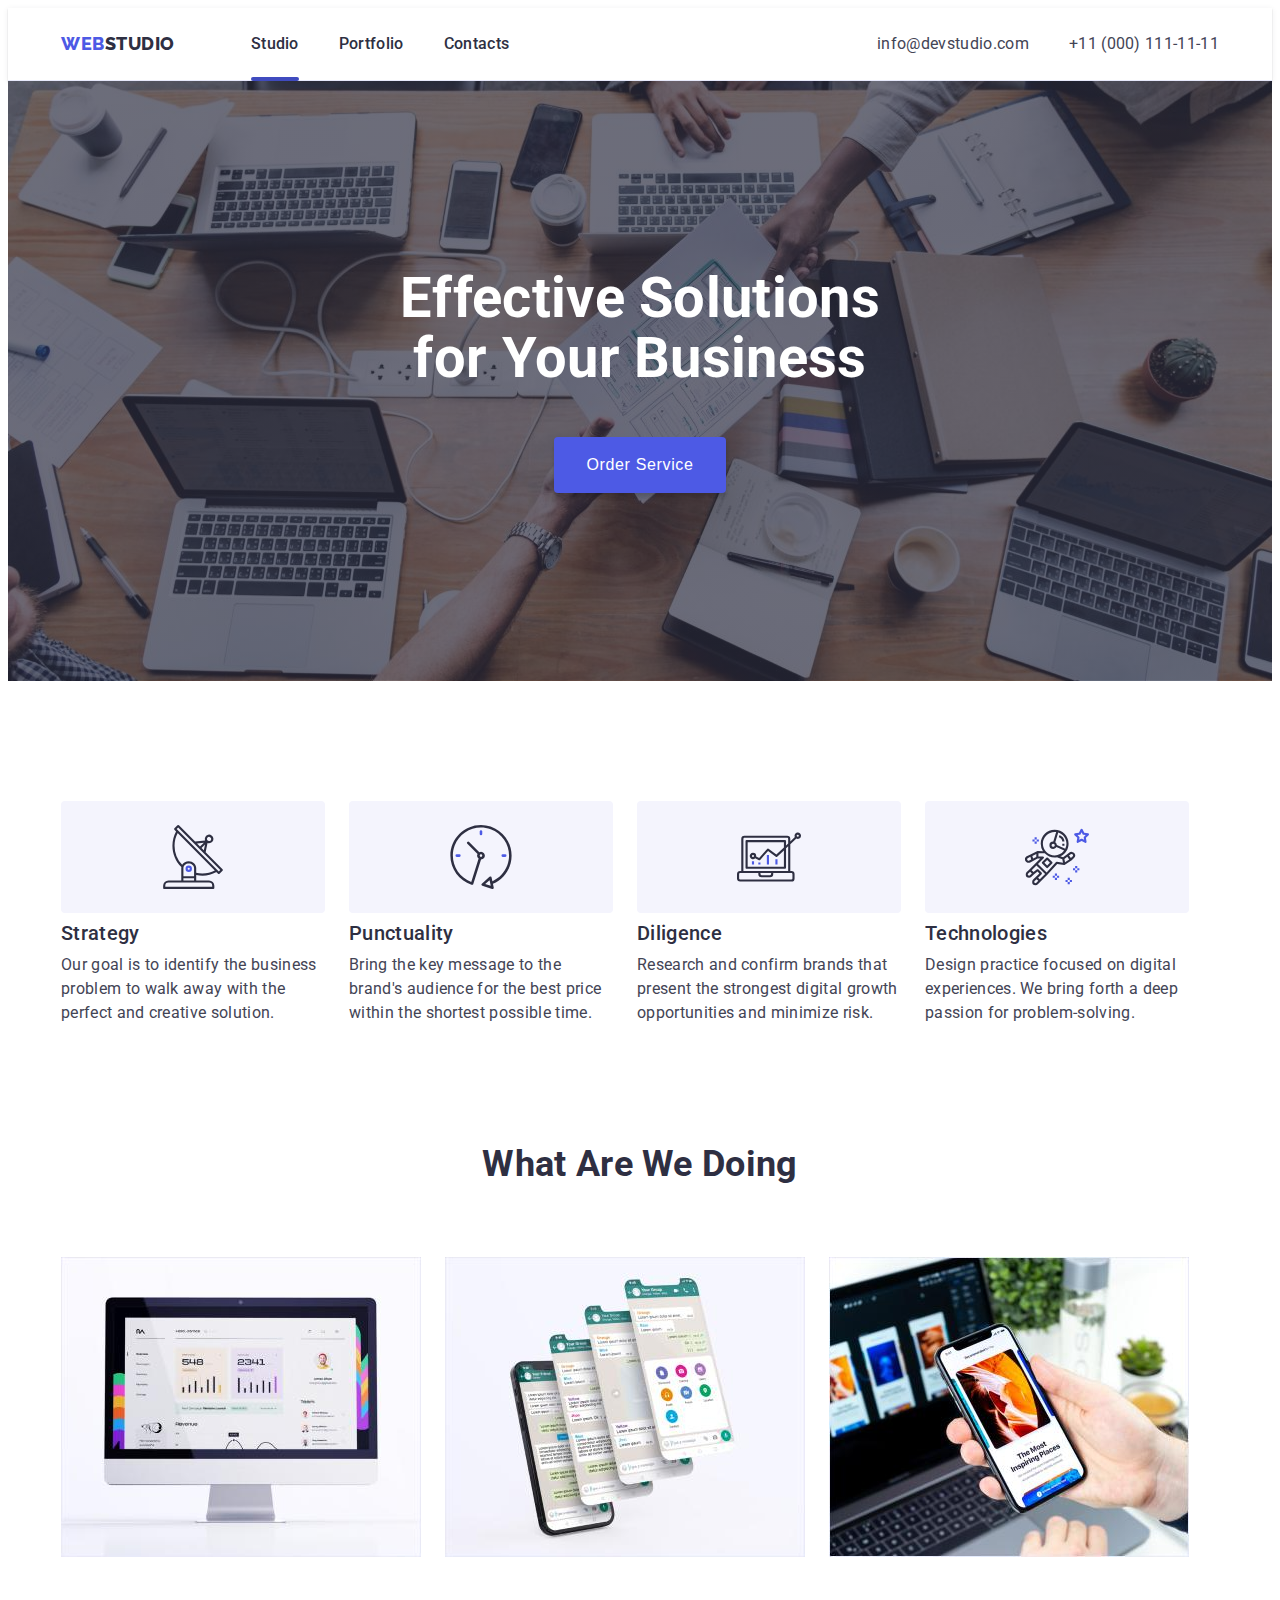
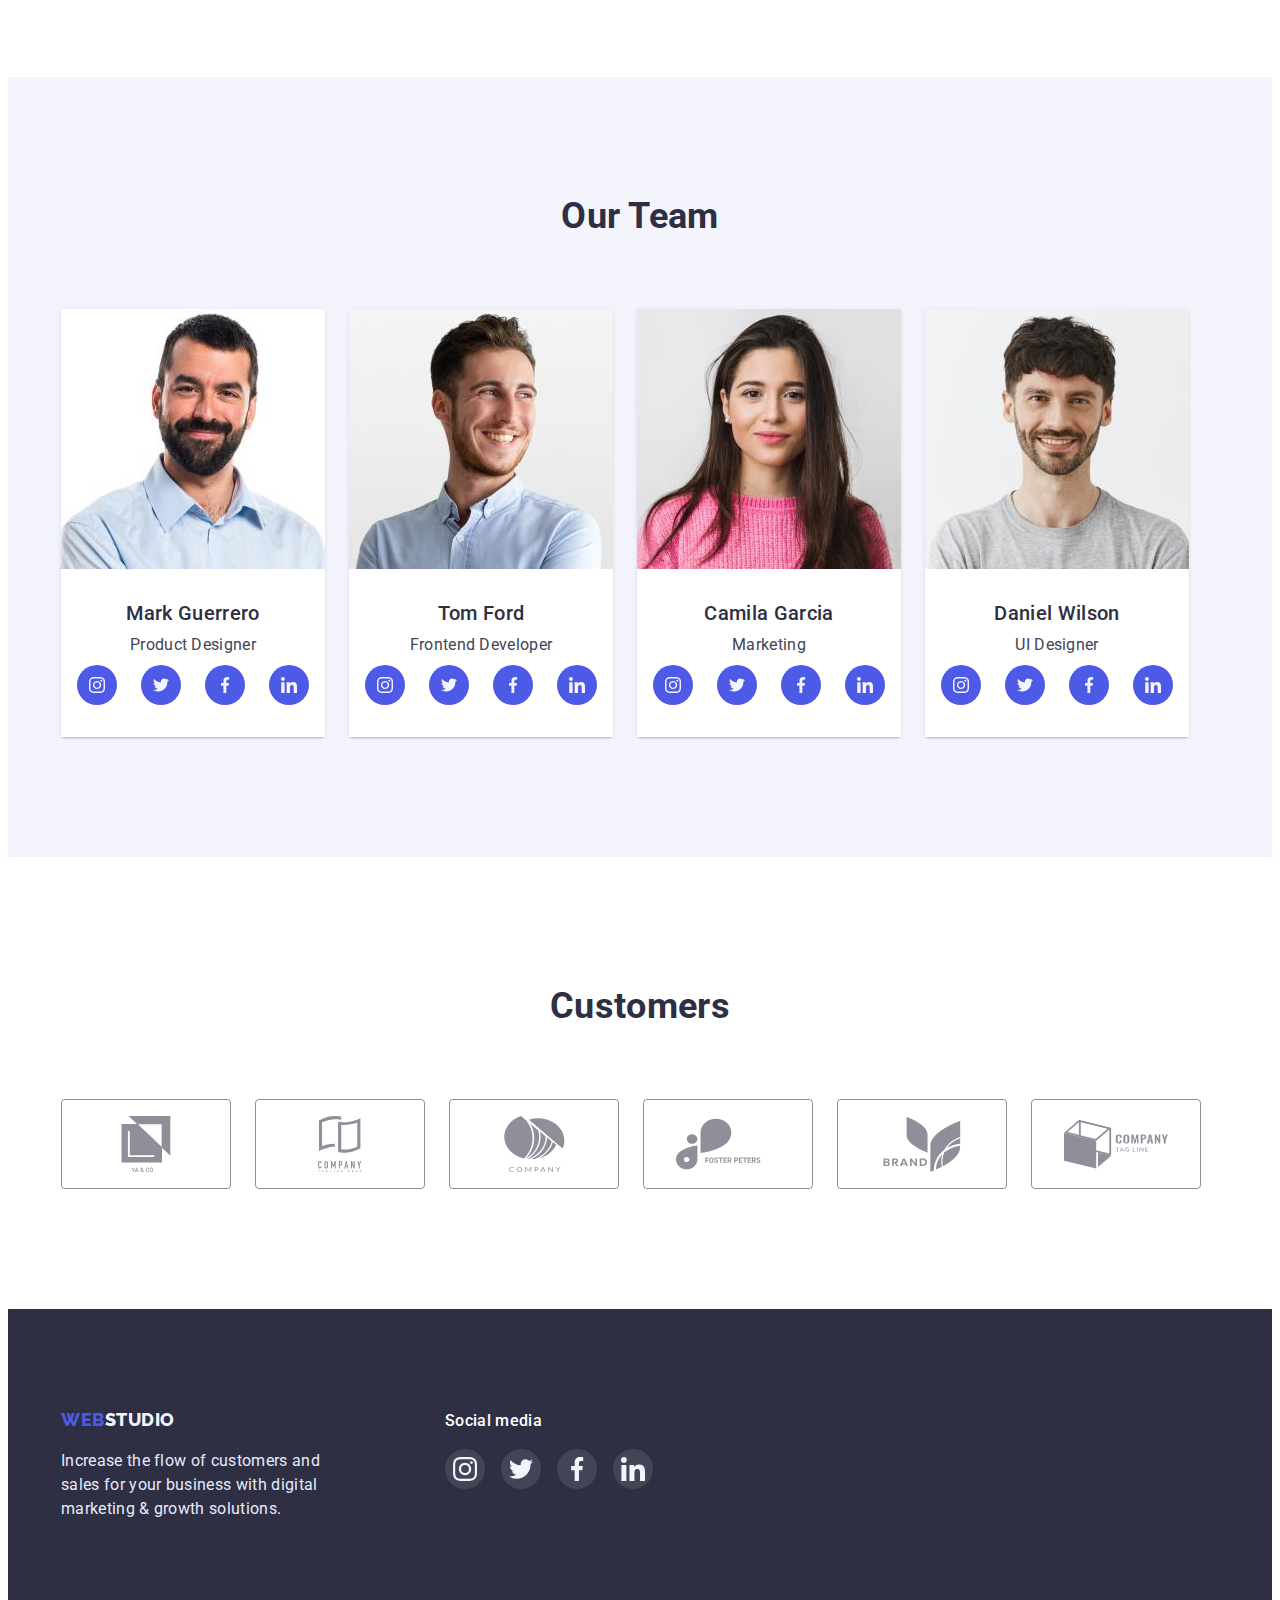
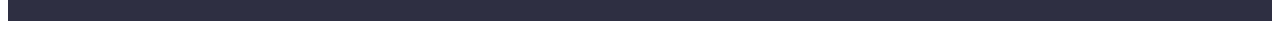
<file: index.html>
<!DOCTYPE html>
<html lang="en">
  <head>
    <meta charset="UTF-8" />
    <meta http-equiv="X-UA-Compatible" content="IE=edge" />
    <meta name="viewport" content="width=device-width, initial-scale=1.0" />
    <title>Web Studio</title>
    <link rel="preconnect" href="https://fonts.googleapis.com" />
    <link rel="preconnect" href="https://fonts.gstatic.com" crossorigin />
    <link
      href="https://fonts.googleapis.com/css2?family=Raleway:wght@800&family=Roboto:wght@400;500;700&display=swap"
      rel="stylesheet"
    />
    <link
      rel="stylesheet"
      href="https://cdnjs.cloudflare.com/ajax/libs/modern-normalize/1.1.0/modern-normalize.min.css"
      integrity="sha512-wpPYUAdjBVSE4KJnH1VR1HeZfpl1ub8YT/NKx4PuQ5NmX2tKuGu6U/JRp5y+Y8XG2tV+wKQpNHVUX03MfMFn9Q=="
      crossorigin="anonymous"
      referrerpolicy="no-referrer"
    />
    <link rel="stylesheet" href="./css/styles.css" />
  </head>
  <body>
    <!-- HEADER -->
    <header class="header">
      <div class="container header-container">
        <!-- NAVIGATION -->
        <nav class="nav">
          <a href="./index.html" class="logo-black link"
            ><span class="logo-blue">Web</span>Studio</a
          >
          <ul class="menu list">
            <li class="menu-item">
              <a href="./index.html" class="link menu-link current">Studio</a>
            </li>
            <li class="menu-item">
              <a href="./portfolio.html" class="link menu-link">Portfolio</a>
            </li>
            <li class="menu-item">
              <a href="#" class="link menu-link">Contacts</a>
            </li>
          </ul>
        </nav>
        <!-- HEADER CONTACTS -->
        <ul class="list contacts">
          <li class="item">
            <a href="mailto:info@devstudio.com" class="link header-contacts"
              >info@devstudio.com</a
            >
          </li>
          <li class="item">
            <a href="tel:+110001111111" class="link header-contacts"
              >+11 (000) 111-11-11</a
            >
          </li>
        </ul>
      </div>
    </header>
    <main>
      <!-- HERO -->
      <section class="hero-section">
        <div class="container hero-container">
          <h1 class="hero-title">
            Effective Solutions <br />for Your Business
          </h1>
          <button type="button" class="button hero-button" data-modal-open>
            Order Service
          </button>
        </div>
      </section>
      <!-- FEATURES -->
      <section class="section features-section">
        <div class="container features-container">
          <h2 class="visually-hidden">Features</h2>
          <ul class="list features-list">
            <li class="item features-item">
              <div class="features-thumb">
                <svg class="features-icon" width="64" height="64">
                  <use href="./images/sprite.svg#icon-antenna"></use>
                </svg>
              </div>
              <h3 class="features-subtitle">Strategy</h3>
              <p class="features-text">
                Our goal is to identify the business problem to walk away with
                the perfect and creative solution.
              </p>
            </li>
            <li class="item features-item">
              <div class="features-thumb">
                <svg class="features-icon" width="64" height="64">
                  <use href="./images/sprite.svg#icon-clock"></use>
                </svg>
              </div>
              <h3 class="features-subtitle">Punctuality</h3>
              <p class="features-text">
                Bring the key message to the brand's audience for the best price
                within the shortest possible time.
              </p>
            </li>
            <li class="item features-item">
              <div class="features-thumb">
                <svg class="features-icon" width="64" height="64">
                  <use href="./images/sprite.svg#icon-diagram"></use>
                </svg>
              </div>
              <h3 class="features-subtitle">Diligence</h3>
              <p class="features-text">
                Research and confirm brands that present the strongest digital
                growth opportunities and minimize risk.
              </p>
            </li>
            <li class="item features-item">
              <div class="features-thumb">
                <svg class="features-icon" width="64" height="64">
                  <use href="./images/sprite.svg#icon-astronaut"></use>
                </svg>
              </div>
              <h3 class="features-subtitle">Technologies</h3>
              <p class="features-text">
                Design practice focused on digital experiences. We bring forth a
                deep passion for problem-solving.
              </p>
            </li>
          </ul>
        </div>
      </section>
      <!-- DIRECTIONS OF WORK -->
      <section class="section">
        <div class="container direction">
          <h2 class="direction-title">What are we doing</h2>
          <ul class="list direction-list">
            <li class="item">
              <img
                src="./images/direction/img-desktop.jpg"
                alt="image of desktop app on pc"
                width="360"
                height="300"
              />
            </li>
            <li class="item">
              <img
                src="./images/direction/img-chat.jpg"
                alt="image of chat on phone"
                width="360"
                height="300"
              />
            </li>
            <li class="item">
              <img
                src="./images/direction/img-app.jpg"
                alt="image of app on phone"
                width="360"
                height="300"
              />
            </li>
          </ul>
        </div>
      </section>
      <!-- TEAM -->
      <section class="section team-section">
        <div class="container">
          <h2 class="team-title">Our Team</h2>
          <ul class="list team-list">
            <li class="item">
              <img
                src="./images/team/img-mark-guerrero.jpg"
                alt="photo of product designer"
                width="264"
                height="260"
              />
              <div class="team-cards">
                <h3 class="team-subtitle">Mark Guerrero</h3>
                <p class="team-text">Product Designer</p>
                <ul class="list team-social-list">
                  <li class="team-social-item">
                    <a href="#" class="team-social-link">
                      <svg class="team-social-icon" width="16" height="16">
                        <use href="./images/sprite.svg#icon-instagram"></use>
                      </svg>
                    </a>
                  </li>
                  <li class="team-social-item">
                    <a href="#" class="team-social-link">
                      <svg class="team-social-icon" width="16" height="16">
                        <use href="./images/sprite.svg#icon-twitter"></use>
                      </svg>
                    </a>
                  </li>
                  <li class="team-social-item">
                    <a href="#" class="team-social-link">
                      <svg class="team-social-icon" width="16" height="16">
                        <use href="./images/sprite.svg#icon-facebook"></use>
                      </svg>
                    </a>
                  </li>
                  <li class="team-social-item">
                    <a href="#" class="team-social-link">
                      <svg class="team-social-icon" width="16" height="16">
                        <use href="./images/sprite.svg#icon-linkedin"></use>
                      </svg>
                    </a>
                  </li>
                </ul>
              </div>
            </li>
            <li class="item">
              <img
                src="./images/team/img-tom-ford.jpg"
                alt="photo of frontend developer"
                width="264"
                height="260"
              />
              <div class="team-cards">
                <h3 class="team-subtitle">Tom Ford</h3>
                <p class="team-text">Frontend Developer</p>
                <ul class="list team-social-list">
                  <li class="team-social-item">
                    <a href="#" class="team-social-link">
                      <svg class="team-social-icon" width="16" height="16">
                        <use href="./images/sprite.svg#icon-instagram"></use>
                      </svg>
                    </a>
                  </li>
                  <li class="team-social-item">
                    <a href="#" class="team-social-link">
                      <svg class="team-social-icon" width="16" height="16">
                        <use href="./images/sprite.svg#icon-twitter"></use>
                      </svg>
                    </a>
                  </li>
                  <li class="team-social-item">
                    <a href="#" class="team-social-link">
                      <svg class="team-social-icon" width="16" height="16">
                        <use href="./images/sprite.svg#icon-facebook"></use>
                      </svg>
                    </a>
                  </li>
                  <li class="team-social-item">
                    <a href="#" class="team-social-link">
                      <svg class="team-social-icon" width="16" height="16">
                        <use href="./images/sprite.svg#icon-linkedin"></use>
                      </svg>
                    </a>
                  </li>
                </ul>
              </div>
            </li>
            <li class="item">
              <img
                src="./images/team/img-camila-garcia.jpg"
                alt="photo of marketing manager"
                width="264"
                height="260"
              />
              <div class="team-cards">
                <h3 class="team-subtitle">Camila Garcia</h3>
                <p class="team-text">Marketing</p>
                <ul class="list team-social-list">
                  <li class="team-social-item">
                    <a href="#" class="team-social-link">
                      <svg class="team-social-icon" width="16" height="16">
                        <use href="./images/sprite.svg#icon-instagram"></use>
                      </svg>
                    </a>
                  </li>
                  <li class="team-social-item">
                    <a href="#" class="team-social-link">
                      <svg class="team-social-icon" width="16" height="16">
                        <use href="./images/sprite.svg#icon-twitter"></use>
                      </svg>
                    </a>
                  </li>
                  <li class="team-social-item">
                    <a href="#" class="team-social-link">
                      <svg class="team-social-icon" width="16" height="16">
                        <use href="./images/sprite.svg#icon-facebook"></use>
                      </svg>
                    </a>
                  </li>
                  <li class="team-social-item">
                    <a href="#" class="team-social-link">
                      <svg class="team-social-icon" width="16" height="16">
                        <use href="./images/sprite.svg#icon-linkedin"></use>
                      </svg>
                    </a>
                  </li>
                </ul>
              </div>
            </li>
            <li class="item">
              <img
                src="./images/team/img-daniel-wilson.jpg"
                alt="photo of UI designer"
                width="264"
                height="260"
              />
              <div class="team-cards">
                <h3 class="team-subtitle">Daniel Wilson</h3>
                <p class="team-text">UI Designer</p>
                <ul class="list team-social-list">
                  <li class="team-social-item">
                    <a href="#" class="team-social-link">
                      <svg class="team-social-icon" width="16" height="16">
                        <use href="./images/sprite.svg#icon-instagram"></use>
                      </svg>
                    </a>
                  </li>
                  <li class="team-social-item">
                    <a href="#" class="team-social-link">
                      <svg class="team-social-icon" width="16" height="16">
                        <use href="./images/sprite.svg#icon-twitter"></use>
                      </svg>
                    </a>
                  </li>
                  <li class="team-social-item">
                    <a href="#" class="team-social-link">
                      <svg class="team-social-icon" width="16" height="16">
                        <use href="./images/sprite.svg#icon-facebook"></use>
                      </svg>
                    </a>
                  </li>
                  <li class="team-social-item">
                    <a href="#" class="team-social-link">
                      <svg class="team-social-icon" width="16" height="16">
                        <use href="./images/sprite.svg#icon-linkedin"></use>
                      </svg>
                    </a>
                  </li>
                </ul>
              </div>
            </li>
          </ul>
        </div>
      </section>
    </main>
    <!-- CUSTOMERS -->
    <section class="section customers-section">
      <div class="container">
        <h2 class="customers-title">Customers</h2>
        <ul class="list customers-list">
          <li class="customers-item">
            <a href="#" class="customers-link">
              <svg class="customers-icon" width="104" height="56">
                <use href="./images/sprite.svg#icon-company-1"></use>
              </svg>
            </a>
          </li>
          <li class="customers-item">
            <a href="#" class="customers-link">
              <svg class="customers-icon" width="104" height="56">
                <use href="./images/sprite.svg#icon-company-2"></use>
              </svg>
            </a>
          </li>
          <li class="customers-item">
            <a href="#" class="customers-link">
              <svg class="customers-icon" width="104" height="56">
                <use href="./images/sprite.svg#icon-company-3"></use>
              </svg>
            </a>
          </li>
          <li class="customers-item">
            <a href="#" class="customers-link">
              <svg class="customers-icon" width="104" height="56">
                <use href="./images/sprite.svg#icon-company-4"></use>
              </svg>
            </a>
          </li>
          <li class="customers-item">
            <a href="#" class="customers-link">
              <svg class="customers-icon" width="104" height="56">
                <use href="./images/sprite.svg#icon-company-5"></use>
              </svg>
            </a>
          </li>
          <li class="customers-item">
            <a href="#" class="customers-link">
              <svg class="customers-icon" width="104" height="56">
                <use href="./images/sprite.svg#icon-company-6"></use>
              </svg>
            </a>
          </li>
        </ul>
      </div>
    </section>
    <!-- FOOTER -->
    <footer class="footer">
      <div class="container footer-container">
        <div class="footer-content">
          <div class="footer-logo">
            <a href="./index.html" class="link logo-white"
              ><span class="logo-blue">Web</span>Studio</a
            >
          </div>
          <p class="footer-text">
            Increase the flow of customers and sales for your business with
            digital marketing & growth solutions.
          </p>
        </div>
        <div class="footer-social">
          <p class="footer-social-subtitle">Social media</p>
          <ul class="list footer-social-list">
            <li class="footer-social-item">
              <a href="#" class="footer-social-link">
                <svg class="footer-social-icon" width="24" height="24">
                  <use href="./images/sprite.svg#icon-instagram"></use>
                </svg>
              </a>
            </li>
            <li class="footer-social-item">
              <a href="#" class="footer-social-link">
                <svg class="footer-social-icon" width="24" height="24">
                  <use href="./images/sprite.svg#icon-twitter"></use>
                </svg>
              </a>
            </li>
            <li class="footer-social-item">
              <a href="#" class="footer-social-link">
                <svg class="footer-social-icon" width="24" height="24">
                  <use href="./images/sprite.svg#icon-facebook"></use>
                </svg>
              </a>
            </li>
            <li class="footer-social-item">
              <a href="#" class="footer-social-link">
                <svg class="footer-social-icon" width="24" height="24">
                  <use href="./images/sprite.svg#icon-linkedin"></use>
                </svg>
              </a>
            </li>
          </ul>
        </div>
      </div>
    </footer>
    <div class="backdrop is-hidden" data-modal>
      <div class="modal">
        <button
          type="button"
          class="button modal-close-button"
          data-modal-close
        >
          <svg class="modal-close-button-icon" width="8" height="8">
            <use href="./images/sprite.svg#icon-close-modal"></use>
          </svg>
        </button>
      </div>
    </div>
    <script src="./js/modal.js"></script>
  </body>
</html>
</file>
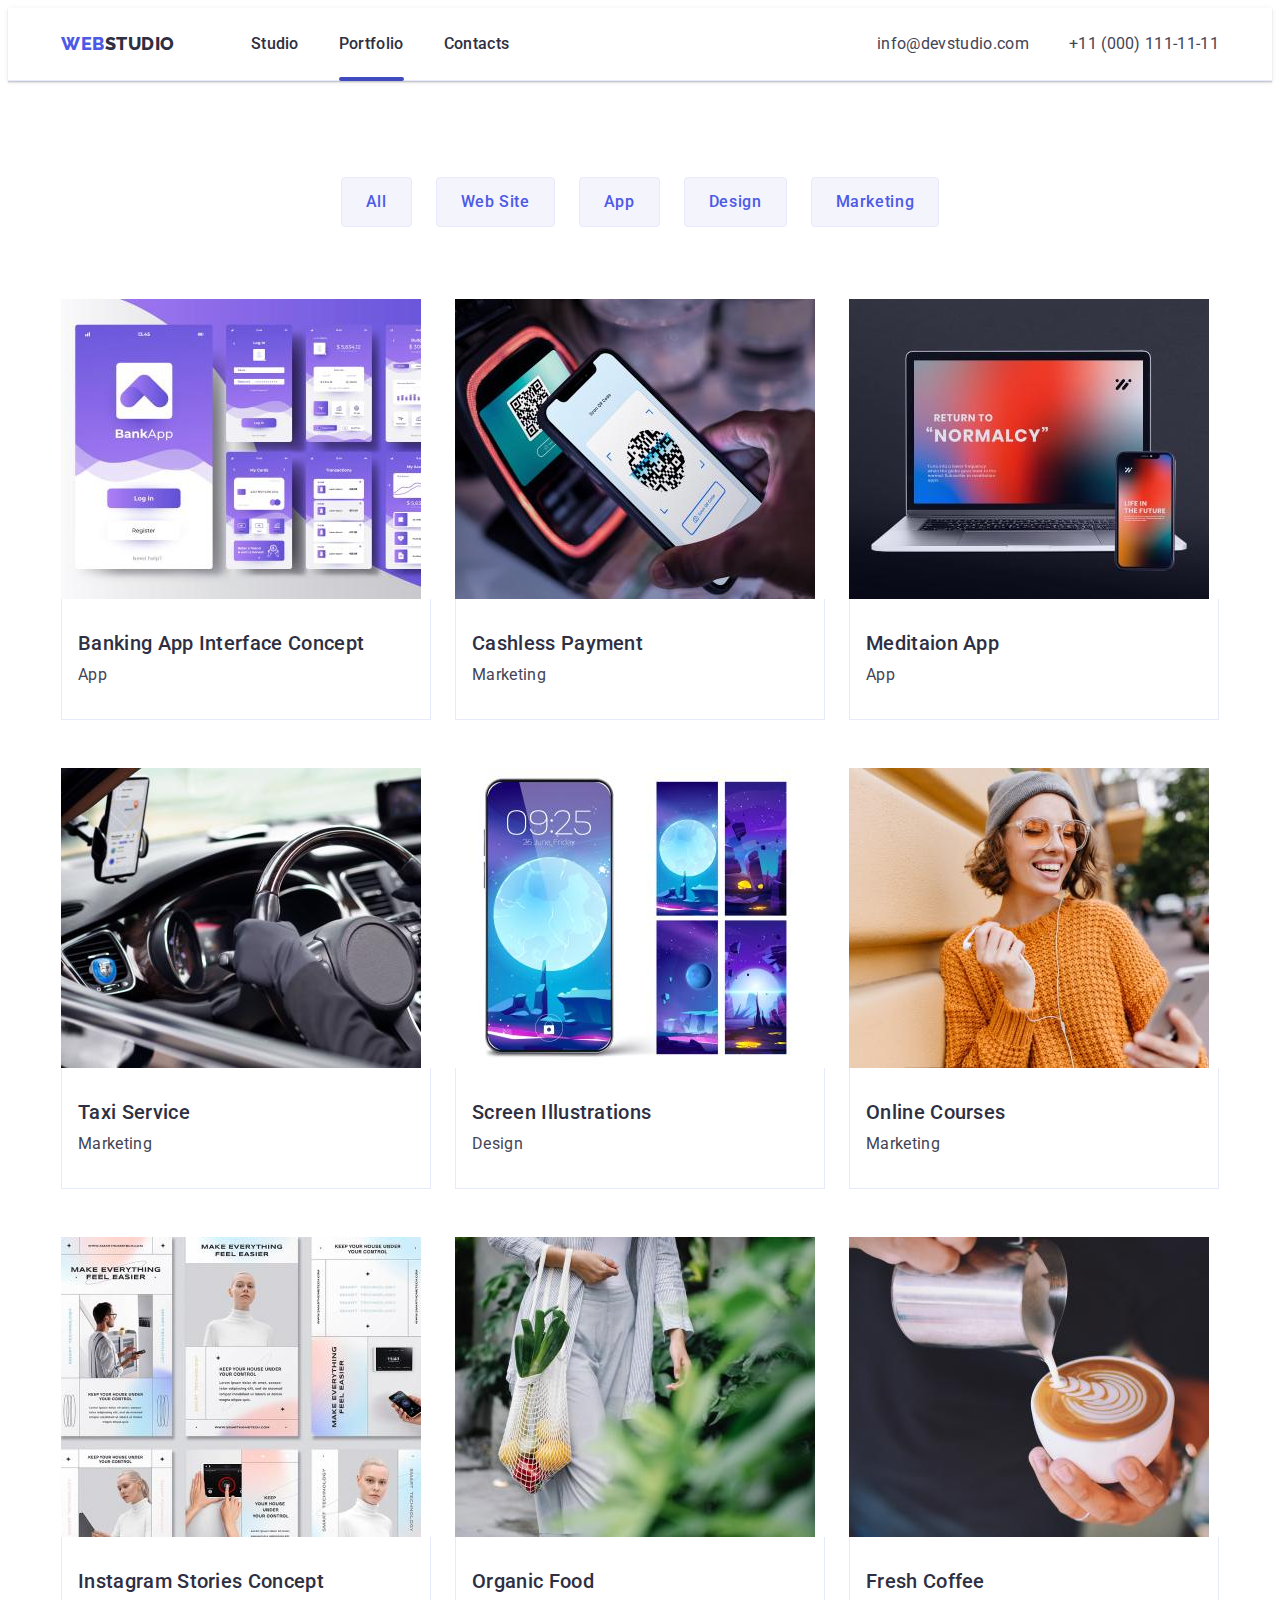
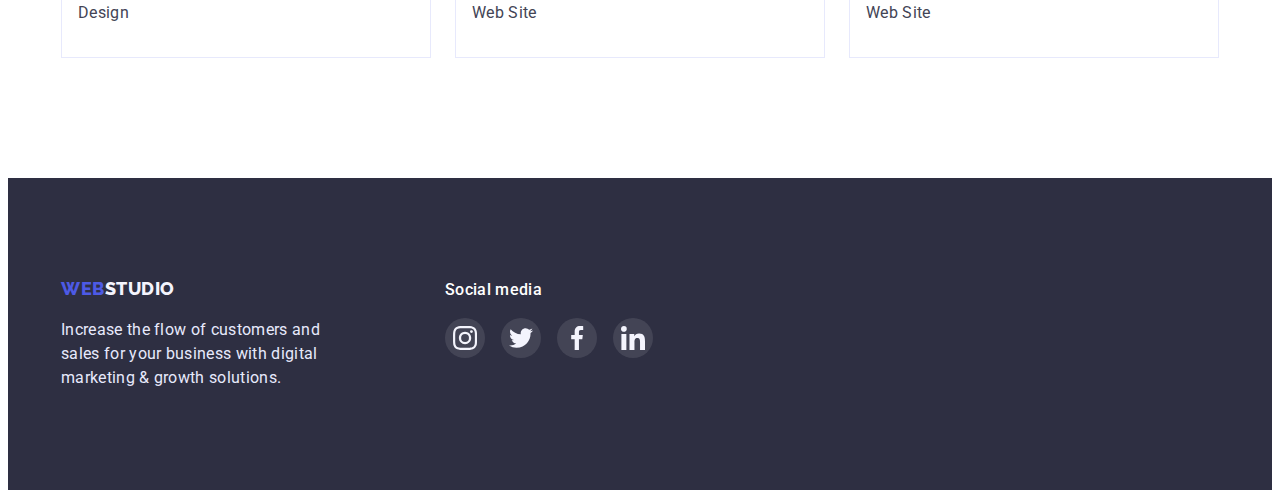
<file: portfolio.html>
<!DOCTYPE html>
<html lang="en">
  <head>
    <meta charset="UTF-8" />
    <meta http-equiv="X-UA-Compatible" content="IE=edge" />
    <meta name="viewport" content="width=device-width, initial-scale=1.0" />
    <title>Web Studio</title>
    <link rel="preconnect" href="https://fonts.googleapis.com" />
    <link rel="preconnect" href="https://fonts.gstatic.com" crossorigin />
    <link
      href="https://fonts.googleapis.com/css2?family=Raleway:wght@800&family=Roboto:wght@400;500;700&display=swap"
      rel="stylesheet"
    />
    <link
      rel="stylesheet"
      href="https://cdnjs.cloudflare.com/ajax/libs/modern-normalize/1.1.0/modern-normalize.min.css"
      integrity="sha512-wpPYUAdjBVSE4KJnH1VR1HeZfpl1ub8YT/NKx4PuQ5NmX2tKuGu6U/JRp5y+Y8XG2tV+wKQpNHVUX03MfMFn9Q=="
      crossorigin="anonymous"
      referrerpolicy="no-referrer"
    />
    <link rel="stylesheet" href="./css/styles.css" />
  </head>
  <body>
    <!-- HEADER -->
    <header class="header">
      <div class="container header-container">
        <!-- NAVIGATION -->
        <nav class="nav">
          <a href="./index.html" class="logo-black link"
            ><span class="logo-blue">Web</span>Studio</a
          >
          <ul class="menu list">
            <li class="menu-item">
              <a href="./index.html" class="link menu-link">Studio</a>
            </li>
            <li class="menu-item">
              <a href="./portfolio.html" class="link menu-link current"
                >Portfolio</a
              >
            </li>
            <li class="menu-item">
              <a href="#" class="link menu-link">Contacts</a>
            </li>
          </ul>
        </nav>
        <!-- HEADER CONTACTS -->
        <ul class="list contacts">
          <li class="item">
            <a href="mailto:info@devstudio.com" class="link header-contacts"
              >info@devstudio.com</a
            >
          </li>
          <li class="item">
            <a href="tel:+110001111111" class="link header-contacts"
              >+11 (000) 111-11-11</a
            >
          </li>
        </ul>
      </div>
    </header>
    <main>
      <!-- PORTFOLIO -->
      <section class="section portfolio-section">
        <div class="container portfolio-container">
          <h1 class="visually-hidden">Portfolio</h1>
          <ul class="list portfolio-filter">
            <li class="item">
              <button type="button" class="button portfolio-button">All</button>
            </li>
            <li class="item">
              <button type="button" class="button portfolio-button">
                Web Site
              </button>
            </li>
            <li class="item">
              <button type="button" class="button portfolio-button">App</button>
            </li>
            <li class="item">
              <button type="button" class="button portfolio-button">
                Design
              </button>
            </li>
            <li class="item">
              <button type="button" class="button portfolio-button">
                Marketing
              </button>
            </li>
          </ul>
          <ul class="list portfolio-list">
            <li class="item portfolio-item">
              <a href="#" class="link portfolio-link">
                <div class="portfolio-item-wrapper">
                  <img
                    src="./images/portfolio/img-banking-app.jpg"
                    alt="image of Banking App Interface Concept project"
                    width="360"
                  />
                  <p class="portfolio-overlay">
                    14 Stylish and User-Friendly App Design Concepts · Task
                    Manager App · Calorie Tracker App · Exotic Fruit Ecommerce
                    App · Cloud Storage App 14 Stylish and User-Friendly App
                    Design Concepts · Task Manager App · Calorie Tracker App ·
                    Exotic Fruit Ecommerce App · Cloud Storage App
                  </p>
                </div>
                <div class="portfolio-cards">
                  <h2 class="portfolio-subtitle">
                    Banking App Interface Concept
                  </h2>
                  <p class="portfolio-text">App</p>
                </div>
              </a>
            </li>
            <li class="item portfolio-item">
              <a href="#" class="link portfolio-link">
                <div class="portfolio-item-wrapper">
                  <img
                    src="./images/portfolio/img-cashless-payment.jpg"
                    alt="image of Cashless Payment project"
                    width="360"
                  />
                  <p class="portfolio-overlay">
                    14 Stylish and User-Friendly App Design Concepts · Task
                    Manager App · Calorie Tracker App · Exotic Fruit Ecommerce
                    App · Cloud Storage App 14 Stylish and User-Friendly App
                    Design Concepts · Task Manager App · Calorie Tracker App ·
                    Exotic Fruit Ecommerce App · Cloud Storage App
                  </p>
                </div>
                <div class="portfolio-cards">
                  <h2 class="portfolio-subtitle">Cashless Payment</h2>
                  <p class="portfolio-text">Marketing</p>
                </div>
              </a>
            </li>
            <li class="item portfolio-item">
              <a href="#" class="link portfolio-link">
                <div class="portfolio-item-wrapper">
                  <img
                    src="./images/portfolio/img-maditation-app.jpg"
                    alt="image of Meditaion App project"
                    width="360"
                  />
                  <p class="portfolio-overlay">
                    14 Stylish and User-Friendly App Design Concepts · Task
                    Manager App · Calorie Tracker App · Exotic Fruit Ecommerce
                    App · Cloud Storage App 14 Stylish and User-Friendly App
                    Design Concepts · Task Manager App · Calorie Tracker App ·
                    Exotic Fruit Ecommerce App · Cloud Storage App
                  </p>
                </div>
                <div class="portfolio-cards">
                  <h2 class="portfolio-subtitle">Meditaion App</h2>
                  <p class="portfolio-text">App</p>
                </div>
              </a>
            </li>
            <li class="item portfolio-item">
              <a href="#" class="link portfolio-link">
                <div class="portfolio-item-wrapper">
                  <img
                    src="./images/portfolio/img-taxi-service.jpg"
                    alt="image of Taxi Service project"
                    width="360"
                  />
                  <p class="portfolio-overlay">
                    14 Stylish and User-Friendly App Design Concepts · Task
                    Manager App · Calorie Tracker App · Exotic Fruit Ecommerce
                    App · Cloud Storage App 14 Stylish and User-Friendly App
                    Design Concepts · Task Manager App · Calorie Tracker App ·
                    Exotic Fruit Ecommerce App · Cloud Storage App
                  </p>
                </div>
                <div class="portfolio-cards">
                  <h2 class="portfolio-subtitle">Taxi Service</h2>
                  <p class="portfolio-text">Marketing</p>
                </div>
              </a>
            </li>
            <li class="item portfolio-item">
              <a href="#" class="link portfolio-link">
                <div class="portfolio-item-wrapper">
                  <img
                    src="./images/portfolio/img-screen-illustration.jpg"
                    alt="image of Screen Illustrations project"
                    width="360"
                  />
                  <p class="portfolio-overlay">
                    14 Stylish and User-Friendly App Design Concepts · Task
                    Manager App · Calorie Tracker App · Exotic Fruit Ecommerce
                    App · Cloud Storage App 14 Stylish and User-Friendly App
                    Design Concepts · Task Manager App · Calorie Tracker App ·
                    Exotic Fruit Ecommerce App · Cloud Storage App
                  </p>
                </div>
                <div class="portfolio-cards">
                  <h2 class="portfolio-subtitle">Screen Illustrations</h2>
                  <p class="portfolio-text">Design</p>
                </div>
              </a>
            </li>
            <li class="item portfolio-item">
              <a href="#" class="link portfolio-link">
                <div class="portfolio-item-wrapper">
                  <img
                    src="./images/portfolio/img-online-cources.jpg"
                    alt="image of Online Courses project"
                    width="360"
                  />
                  <p class="portfolio-overlay">
                    14 Stylish and User-Friendly App Design Concepts · Task
                    Manager App · Calorie Tracker App · Exotic Fruit Ecommerce
                    App · Cloud Storage App 14 Stylish and User-Friendly App
                    Design Concepts · Task Manager App · Calorie Tracker App ·
                    Exotic Fruit Ecommerce App · Cloud Storage App
                  </p>
                </div>
                <div class="portfolio-cards">
                  <h2 class="portfolio-subtitle">Online Courses</h2>
                  <p class="portfolio-text">Marketing</p>
                </div>
              </a>
            </li>
            <li class="item portfolio-item">
              <a href="#" class="link portfolio-link">
                <div class="portfolio-item-wrapper">
                  <img
                    src="./images/portfolio/img-instagram-stories-concept.jpg"
                    alt="image of Instagram Stories Concept project"
                    width="360"
                  />
                  <p class="portfolio-overlay">
                    14 Stylish and User-Friendly App Design Concepts · Task
                    Manager App · Calorie Tracker App · Exotic Fruit Ecommerce
                    App · Cloud Storage App 14 Stylish and User-Friendly App
                    Design Concepts · Task Manager App · Calorie Tracker App ·
                    Exotic Fruit Ecommerce App · Cloud Storage App
                  </p>
                </div>
                <div class="portfolio-cards">
                  <h2 class="portfolio-subtitle">Instagram Stories Concept</h2>
                  <p class="portfolio-text">Design</p>
                </div>
              </a>
            </li>
            <li class="item portfolio-item">
              <a href="#" class="link portfolio-link">
                <div class="portfolio-item-wrapper">
                  <img
                    src="./images/portfolio/img-organic-food.jpg"
                    alt="image of Organic Food project"
                    width="360"
                  />
                  <p class="portfolio-overlay">
                    14 Stylish and User-Friendly App Design Concepts · Task
                    Manager App · Calorie Tracker App · Exotic Fruit Ecommerce
                    App · Cloud Storage App 14 Stylish and User-Friendly App
                    Design Concepts · Task Manager App · Calorie Tracker App ·
                    Exotic Fruit Ecommerce App · Cloud Storage App
                  </p>
                </div>
                <div class="portfolio-cards">
                  <h2 class="portfolio-subtitle">Organic Food</h2>
                  <p class="portfolio-text">Web Site</p>
                </div>
              </a>
            </li>
            <li class="item portfolio-item">
              <a href="#" class="link portfolio-link">
                <div class="portfolio-item-wrapper">
                  <img
                    src="./images/portfolio/img-fresh-coffee.jpg"
                    alt="image of Fresh Coffee project"
                    width="360"
                  />
                  <p class="portfolio-overlay">
                    14 Stylish and User-Friendly App Design Concepts · Task
                    Manager App · Calorie Tracker App · Exotic Fruit Ecommerce
                    App · Cloud Storage App 14 Stylish and User-Friendly App
                    Design Concepts · Task Manager App · Calorie Tracker App ·
                    Exotic Fruit Ecommerce App · Cloud Storage App
                  </p>
                </div>
                <div class="portfolio-cards">
                  <h2 class="portfolio-subtitle">Fresh Coffee</h2>
                  <p class="portfolio-text">Web Site</p>
                </div>
              </a>
            </li>
          </ul>
        </div>
      </section>
    </main>
    <!-- FOOTER -->
    <footer class="footer">
      <div class="container footer-container">
        <div class="footer-content">
          <div class="footer-logo">
            <a href="./index.html" class="link logo-white"
              ><span class="logo-blue">Web</span>Studio</a
            >
          </div>
          <p class="footer-text">
            Increase the flow of customers and sales for your business with
            digital marketing & growth solutions.
          </p>
        </div>
        <div class="footer-social">
          <p class="footer-social-subtitle">Social media</p>
          <ul class="list footer-social-list">
            <li class="footer-social-item">
              <a href="#" class="footer-social-link">
                <svg class="footer-social-icon" width="24" height="24">
                  <use href="./images/sprite.svg#icon-instagram"></use>
                </svg>
              </a>
            </li>
            <li class="footer-social-item">
              <a href="#" class="footer-social-link">
                <svg class="footer-social-icon" width="24" height="24">
                  <use href="./images/sprite.svg#icon-twitter"></use>
                </svg>
              </a>
            </li>
            <li class="footer-social-item">
              <a href="#" class="footer-social-link">
                <svg class="footer-social-icon" width="24" height="24">
                  <use href="./images/sprite.svg#icon-facebook"></use>
                </svg>
              </a>
            </li>
            <li class="footer-social-item">
              <a href="#" class="footer-social-link">
                <svg class="footer-social-icon" width="24" height="24">
                  <use href="./images/sprite.svg#icon-linkedin"></use>
                </svg>
              </a>
            </li>
          </ul>
        </div>
      </div>
    </footer>
  </body>
</html>
</file>
<file: css/styles.css>
:root {
    --color-primary--: #434455;
    --color-secondary--: #2E2F42;
    --color-white--: #fff;
    --color-black--: #000;
    --color-logo-blue--: #4D5AE5;
    --color-button-active--: #404BBF;
    --color-logo-white--: #F4F4FD;
    --color-footer-text--: #E7E9FC;
    --color-customers-icon--:#8E8F99;
    --color-footer-icon-bg--: rgba(255, 255, 255, 0.1);
    --color-footer-icon-bg-active--: #31D0AA;
    --transition-dur-and-func--: 250ms cubic-bezier(0.4, 0, 0.2, 1);
}

h1, 
h2, 
h3, 
h4, 
p {
    margin-top: 0;
    margin-bottom: 0;
}
ul {
    margin-top: 0;
    margin-bottom: 0;
    padding-left: 0;
}
img {
    display: block;
    max-width: 100%;
}
body {
    font-family: 'Roboto', sans-serif;
    font-size: 16px;
    line-height: 1.5;
    letter-spacing: 0.02em;
    color: var(--color-primary--);

    background-color: var(--color-white--);
}
.link {
    text-decoration: none;
}
.list {
    padding: 0;
    margin: 0;
    list-style: none;
}
.visually-hidden {
    position: absolute;
    width: 1px;
    height: 1px;
    margin: -1px;
    border: 0;
    padding: 0;

    white-space: nowrap;
    clip-path: inset(100%);
    clip: rect(0 0 0 0);
    overflow: hidden;
}
.button {
    cursor: pointer;
    border: none;
    border-radius: 4px;
}
.container {
    width: 1158px;

    padding-left: 15px;
    padding-right: 15px;
    margin-left: auto;
    margin-right: auto;
}
.section {
    padding-top: 120px;
    padding-bottom: 120px;
}

/* STUDIO */
/* HEADER */
.header {
    border-bottom: 1px solid var(--color-footer-text--);
    box-shadow: 0px 2px 1px rgba(46, 47, 66, 0.08), 0px 1px 1px rgba(46, 47, 66, 0.16), 0px 1px 6px rgba(46, 47, 66, 0.08);
}
.header-container {
    display: flex;
    align-items: center;
}
/* NAVIGATION */
.nav {
    display: flex;
    align-items: center;
}
/* LOGO NAVIGATION, LOGO FOOTER*/
.logo-black {
    font-family: 'Raleway', sans-serif;
    font-weight: 800;
    font-size: 18px;
    line-height: 1.33;
    letter-spacing: 0.03em;
    text-transform: uppercase;
    color: var(--color-secondary--);
}
.logo-blue {
    color: var(--color-logo-blue--);
}
.logo-white {
    display: inline-block;

    font-family: 'Raleway', sans-serif;
    font-weight: 800;
    font-size: 18px;
    line-height: 1.17;
    letter-spacing: 0.03em;
    text-transform: uppercase;
    color: var(--color-logo-white--);
}
/* NAVIGATION MENU */

.menu {
    display: flex;
    margin-left: 76px;
}
.menu-item:not(:last-child) {
    margin-right: 40px;
}
.header-menu.current {
    color: var(--color-button-active--);
}
.menu-item {
    position: relative;
}
.menu-item .current::after {
    content: '';
    display: block;

    position: absolute;
    left: 0;
    bottom: -1px;
    
    width: 100%;
    height: 4px;

    background: var(--color-button-active--);
    border-radius: 2px;
}
.menu-link {
    display: block;
    padding-top: 24px;
    padding-bottom: 24px;

    font-weight: 500;
    color: var(--color-secondary--);

    transition: color var(--transition-dur-and-func--);
}
.menu-link:hover,
.menu-link:focus,
.header-contacts:hover,
.header-contacts:focus {
    color: var(--color-button-active--);
}
/* HEADER CONTACTS */
.contacts {
    display: flex;
    margin-left: auto;
}
.contacts .item:first-child {
    margin-right: 40px;
}
.header-contacts {
    display: block;

    color: var(--color-primary--);

    transition: color var(--transition-dur-and-func--);
}
/* MAIN */
/* HERO */
.hero-section {
    max-width: 1440px;
    margin: 0 auto;
    padding-top: 188px;
    padding-bottom: 188px;
    
    background-image: linear-gradient(rgba(46, 47, 66, 0.7), rgba(46, 47, 66, 0.7)), 
    url(../images/img-hero-people-office.jpg);
    background-repeat: no-repeat;
    background-position: center;
    background-size: cover;
    background-color: var(--color-secondary--);
}
.hero-container {
    text-align: center;
}
.hero-title {
    margin-bottom: 48px;

    font-weight: 700;
    font-size: 56px;
    line-height: 1.07;
    color: var(--color-white--);
}
.hero-button {
    padding: 16px 32px;

    font-weight: 500;
    font-size: 16px;
    line-height: 1.5;
    letter-spacing: 0.04em;
    color: var(--color-white--);

    background-color: var(--color-logo-blue--);
    box-shadow: 0px 4px 4px rgba(0, 0, 0, 0.15);

    transition: background-color var(--transition-dur-and-func--);
}
.hero-button:hover,
.hero-button:focus {
    background-color: var(--color-button-active--);
}
/* FEATURES */
.features-section {
    padding-bottom: 0;
}
.features-item {
    flex-basis: 264px;
}
.features-thumb {
    display: flex;
    justify-content: center;
    align-items: center;
    height: 112px;
    margin-bottom: 8px;

    background-color: var(--color-logo-white--);
    border-radius: 4px;
}
.features-list {
    display: flex;
    gap: 24px;
}
.features-subtitle {
    margin-bottom: 8px;

    font-weight: 500;
    font-size: 20px;
    line-height: 1.2;
    color: var(--color-secondary--);
}
/* DIRECTIONS OF WORK */
.direction-title {
    text-align: center;
    margin-bottom: 72px;
    
    font-weight: 700;
    font-size: 36px;
    line-height: 1.11;
    text-transform: capitalize;
    color: var(--color-secondary--);
}
.direction-list {
    display: flex;
}
.direction-list .item:not(:last-child) {
    margin-right: 24px;
}
/* TEAM */
.team-section {
    background-color: var(--color-logo-white--);
}
.team-title {
    text-align: center;
    margin-bottom: 72px;

    font-weight: 700;
    font-size: 36px;
    line-height: 1.11;
    text-transform: capitalize;
    color: var(--color-secondary--);
}
.team-list {
    display: flex;
}
.team-list .item:not(:last-child) {
    margin-right: 24px;
}
.team-list .item {
    box-shadow: 0px 1px 6px rgba(46, 47, 66, 0.08), 0px 1px 1px rgba(46, 47, 66, 0.16), 0px 2px 1px rgba(46, 47, 66, 0.08);
    border-radius: 0px 0px 4px 4px;
}
.team-cards {
    text-align: center;
    padding-top: 32px;
    padding-right: 16px;
    padding-bottom: 32px;
    padding-left: 16px;

    background-color: var(--color-white--);
}
.team-subtitle {
    margin-bottom: 8px;

    font-weight: 500;
    font-size: 20px;
    line-height: 1.2;
    color: var(--color-secondary--);
}
.team-text {
    margin-bottom: 8px;
}
.team-social-list{
    display: flex;
    justify-content: center;
    gap: 24px;
}
.team-social-link {
    display: flex;
    justify-content: center;
    align-items: center;
    width: 40px;
    height: 40px;

    border-radius: 50%;
    background-color: var(--color-logo-blue--);

    transition: background-color var(--transition-dur-and-func--);
}
.team-social-icon {
    fill: var(--color-logo-white--);
}
.team-social-link:hover,
.team-social-link:focus {
    background-color: var(--color-button-active--);
}
/* CUSTOMERS */
.customers-section {
    padding-top: 130px;
}
.customers-title {
    padding-bottom: 72px;
    text-align: center;

    font-weight: 700;
    font-size: 36px;
    line-height: 1.11;
    text-transform: capitalize;
    color: var(--color-secondary--);
}
.customers-list {
    display: flex;
    gap: 24px;
}
.customers-link {
    display: flex;
    justify-content:center;
    align-items: center;
    width: 168px;
    height: 88px;

    border: 1px solid var(--color-customers-icon--);
    border-radius: 4px;

    transition: border-color var(--transition-dur-and-func--);
}
.customers-icon {
    fill: var(--color-customers-icon--);

    transition: fill var(--transition-dur-and-func--);
}
.customers-link:hover,
.customers-link:focus {
    border-color: var(--color-button-active--);
}
.customers-link:hover .customers-icon,
.customers-link:focus .customers-icon {
    fill: var(--color-button-active--);
}
/* FOOTER */
.footer {
    background-color: var(--color-secondary--);
}
.footer-container {
    display: flex;
    padding-top: 100px;
    padding-bottom: 100px;
}
.footer-content {
    margin-right: 120px;
}
.footer-logo {
    margin-bottom: 16px;
}
.footer-text {
    width: 264px;
    color: var(--color-footer-text--);
}
.footer-social-subtitle {
    margin-bottom: 16px;

    font-weight: 500;
    color: var(--color-white--);
}
.footer-social-list {
    display: flex;
    justify-content: center;
    gap: 16px;
}
.footer-social-link {
    display: flex;
    justify-content: center;
    align-items: center;
    width: 40px;
    height: 40px;

    border-radius: 50%;
    background-color: var(--color-footer-icon-bg--);

    transition: background-color var(--transition-dur-and-func--);
}
.footer-social-icon {
    fill: var(--color-logo-white--);
}
.footer-social-link:hover,
.footer-social-link:focus {
    background-color: var(--color-footer-icon-bg-active--);
}
/* MODAL WINDOW */
.backdrop {
    position: fixed;
    z-index: 100;
    top: 0;
    left: 0;

    width: 100%;
    height: 100%;
    opacity: 1;

    background-color: rgba(46, 47, 66, 0.4);
    transition: opacity var(--transition-dur-and-func--), 
    visibility var(--transition-dur-and-func--);
}
.backdrop.is-hidden {
    opacity: 0;
    visibility: hidden;
    pointer-events: none;
}
.backdrop.is-hidden .modal {
    transform: translate(-50%, -50%) scale(1.1);
}
.modal {
    position: absolute;
    top: 50%;
    left: 50%;

    width: 408px;
    height: 576px;

    background: #FCFCFC;
    box-shadow: 0px 1px 1px rgba(0, 0, 0, 0.14), 0px 1px 3px rgba(0, 0, 0, 0.12), 0px 2px 1px rgba(0, 0, 0, 0.2);
    border-radius: 4px;

    transform: translate(-50%, -50%) scale(1);
    transition: transform var(--transition-dur-and-func--);
}
.modal-close-button {
    position: absolute;
    top: 24px;
    right: 24px;
    display: flex;
    justify-content: center;
    align-items: center;
    width: 24px;
    height: 24px;

    background: var(--color-footer-text--);
    border: 1px solid rgba(0, 0, 0, 0.1);
    border-radius: 50%;
    transition: background-color var(--transition-dur-and-func--), 
    border var(--transition-dur-and-func--);
}
.modal-close-button:hover,
.modal-close-button:focus {
    background-color: var(--color-button-active--);
    border: transparent;
}
.modal-close-button-icon {
    transition: fill var(--transition-dur-and-func--);
}
.modal-close-button:hover .modal-close-button-icon,
.modal-close-button:focus .modal-close-button-icon {
    fill: var(--color-logo-white--);
}
/* PORTFOLIO */
.portfolio-section {
    padding-top: 96px;
}
.portfolio-filter {
    display: flex;
    justify-content: center;

    margin-bottom: 72px;
}
.portfolio-filter .item:not(:last-child) {
    margin-right: 24px;
}
.portfolio-button {
    padding: 12px 24px;

    font-family: 'Roboto', sans-serif;
    font-weight: 500;
    font-size: 16px;
    line-height: 1.5;
    letter-spacing: 0.04em;
    color: var(--color-logo-blue--);

    background: var(--color-logo-white--);
    border: 1px solid var(--color-footer-text--);

    transition: color var(--transition-dur-and-func--), 
    background-color var(--transition-dur-and-func--), 
    border-color var(--transition-dur-and-func--), 
    box-shadow var(--transition-dur-and-func--);
}
.portfolio-button:hover,
.portfolio-button:focus {
    color: var(--color-white--);

    background: var(--color-button-active--);
    border-color: transparent;
    box-shadow: 0px 3px 1px rgba(0, 0, 0, 0.1), 0px 2px 1px rgba(0, 0, 0, 0.08), 0px 2px 2px rgba(0, 0, 0, 0.12);
}
.portfolio-list {
    display: flex;
    flex-wrap: wrap;
    
    margin-top: -48px;
    margin-left: -24px;
}
.portfolio-list > .item {
    flex-basis: calc(100% / 3 - 24px);

    margin-top: 48px;
    margin-left: 24px;
}
.portfolio-item {
    transition: border var(--transition-dur-and-func--), 
    box-shadow var(--transition-dur-and-func--);
}
.portfolio-item:hover {
    border: 0.5px soid var(--color-logo-white--);
    box-shadow: 0px 1px 6px rgba(46, 47, 66, 0.08), 0px 1px 1px rgba(46, 47, 66, 0.16), 0px 2px 1px rgba(46, 47, 66, 0.08);
}
.portfolio-item-wrapper {
    position: relative;
    overflow: hidden;
}
.portfolio-overlay {
    position: absolute;
    left: 0;
    top: 0;
    width: 100%;
    height: 100%;
    overflow: auto;
    transform: translate(0, 100%);
    transition: transform var(--transition-dur-and-func--);

    padding-top: 40px;
    padding-bottom: 40px;
    padding-right: 32px;
    padding-left: 32px;
    color: var(--color-logo-white--);
    background-color: var(--color-logo-blue--);  
}
.portfolio-item:hover .portfolio-overlay,
.portfolio-item:focus .portfolio-overlay {
    transform: translate(0, 0);
}
.portfolio-cards {
    padding-top: 32px;
    padding-bottom: 32px;
    padding-left: 16px;
    padding-right: 16px;

    border: 1px solid var(--color-footer-text--);
    border-top: none;
}
.portfolio-subtitle {
    margin-bottom: 8px;

    font-weight: 500;
    font-size: 20px;
    line-height: 1.2;
    color: var(--color-secondary--);
}
.portfolio-text {
    color:  var(--color-primary--);
}
</file>
